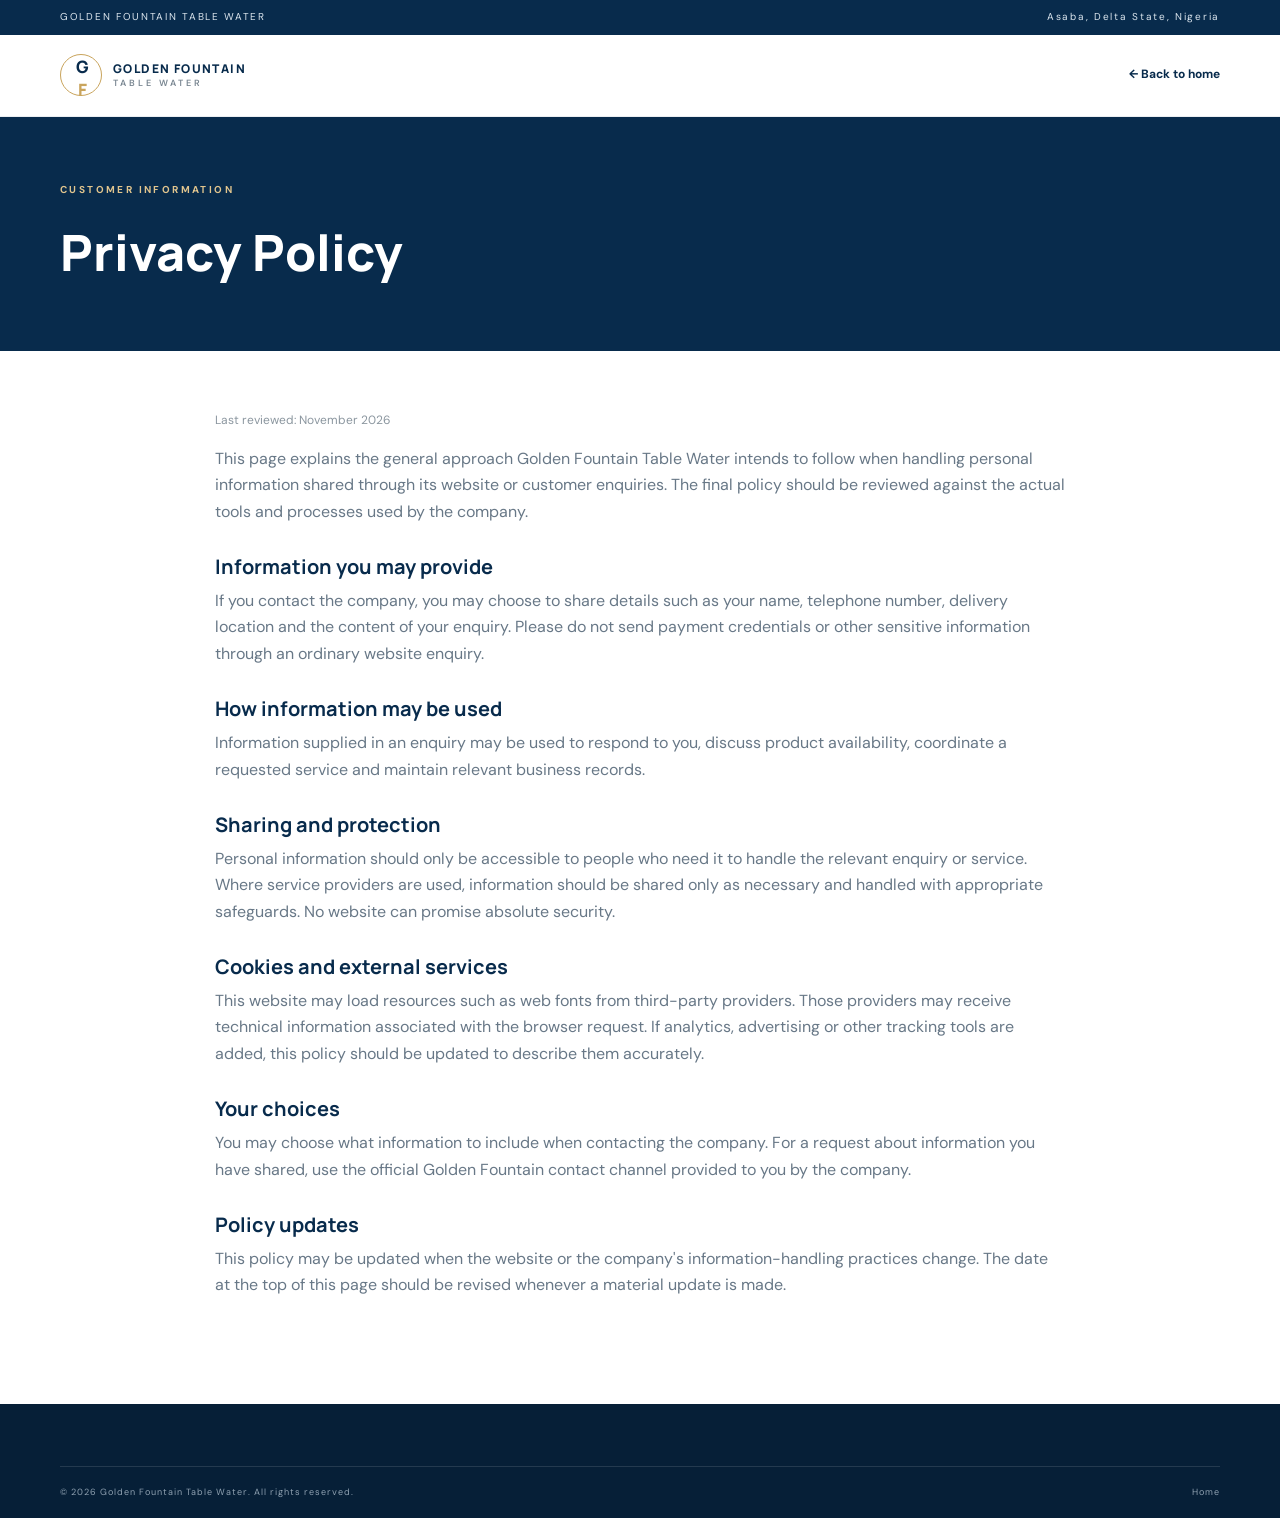
<file: private.html>
<!doctype html><html lang="en"><head><meta charset="utf-8"><meta name="viewport" content="width=device-width,initial-scale=1"><title>Privacy Policy | Golden Fountain</title><link href="https://fonts.googleapis.com/css2?family=DM+Sans:wght@400;500;600;700&family=Manrope:wght@600;700;800&display=swap" rel="stylesheet"><link rel="stylesheet" href="css/index.css"><style>.page-hero{background:var(--navy);color:white;padding:65px 0}.page-hero h1{font:800 clamp(34px,5vw,50px) Manrope}.policy{max-width:850px;padding:60px 0 90px}.policy h2{font:700 20px Manrope;color:var(--navy);margin:28px 0 8px}.policy p{color:var(--muted);margin-bottom:15px}.policy .updated{font-size:12px;color:#8b969f}</style></head><body><div class="topline"><div class="wrap topline-inner"><span>GOLDEN FOUNTAIN TABLE WATER</span><span>Asaba, Delta State, Nigeria</span></div></div><header class="site-header"><div class="wrap nav-wrap"><a class="brand" href="index.html"><span class="brand-mark">G<span>F</span></span><span class="brand-name">GOLDEN FOUNTAIN<small>TABLE WATER</small></span></a><a class="text-link" style="color:var(--navy)" href="index.html">← Back to home</a></div></header><main><section class="page-hero"><div class="wrap"><p class="eyebrow">CUSTOMER INFORMATION</p><h1>Privacy Policy</h1></div></section><article class="wrap policy"><p class="updated">Last reviewed: November 2026</p><p>This page explains the general approach Golden Fountain Table Water intends to follow when handling personal information shared through its website or customer enquiries. The final policy should be reviewed against the actual tools and processes used by the company.</p><h2>Information you may provide</h2><p>If you contact the company, you may choose to share details such as your name, telephone number, delivery location and the content of your enquiry. Please do not send payment credentials or other sensitive information through an ordinary website enquiry.</p><h2>How information may be used</h2><p>Information supplied in an enquiry may be used to respond to you, discuss product availability, coordinate a requested service and maintain relevant business records.</p><h2>Sharing and protection</h2><p>Personal information should only be accessible to people who need it to handle the relevant enquiry or service. Where service providers are used, information should be shared only as necessary and handled with appropriate safeguards. No website can promise absolute security.</p><h2>Cookies and external services</h2><p>This website may load resources such as web fonts from third-party providers. Those providers may receive technical information associated with the browser request. If analytics, advertising or other tracking tools are added, this policy should be updated to describe them accurately.</p><h2>Your choices</h2><p>You may choose what information to include when contacting the company. For a request about information you have shared, use the official Golden Fountain contact channel provided to you by the company.</p><h2>Policy updates</h2><p>This policy may be updated when the website or the company's information-handling practices change. The date at the top of this page should be revised whenever a material update is made.</p></article></main><footer class="site-footer"><div class="wrap footer-bottom"><span>© <span id="year"></span> Golden Fountain Table Water. All rights reserved.</span><a href="index.html">Home</a></div></footer><script>document.getElementById('year').textContent=new Date().getFullYear();</script></body></html>
</file>
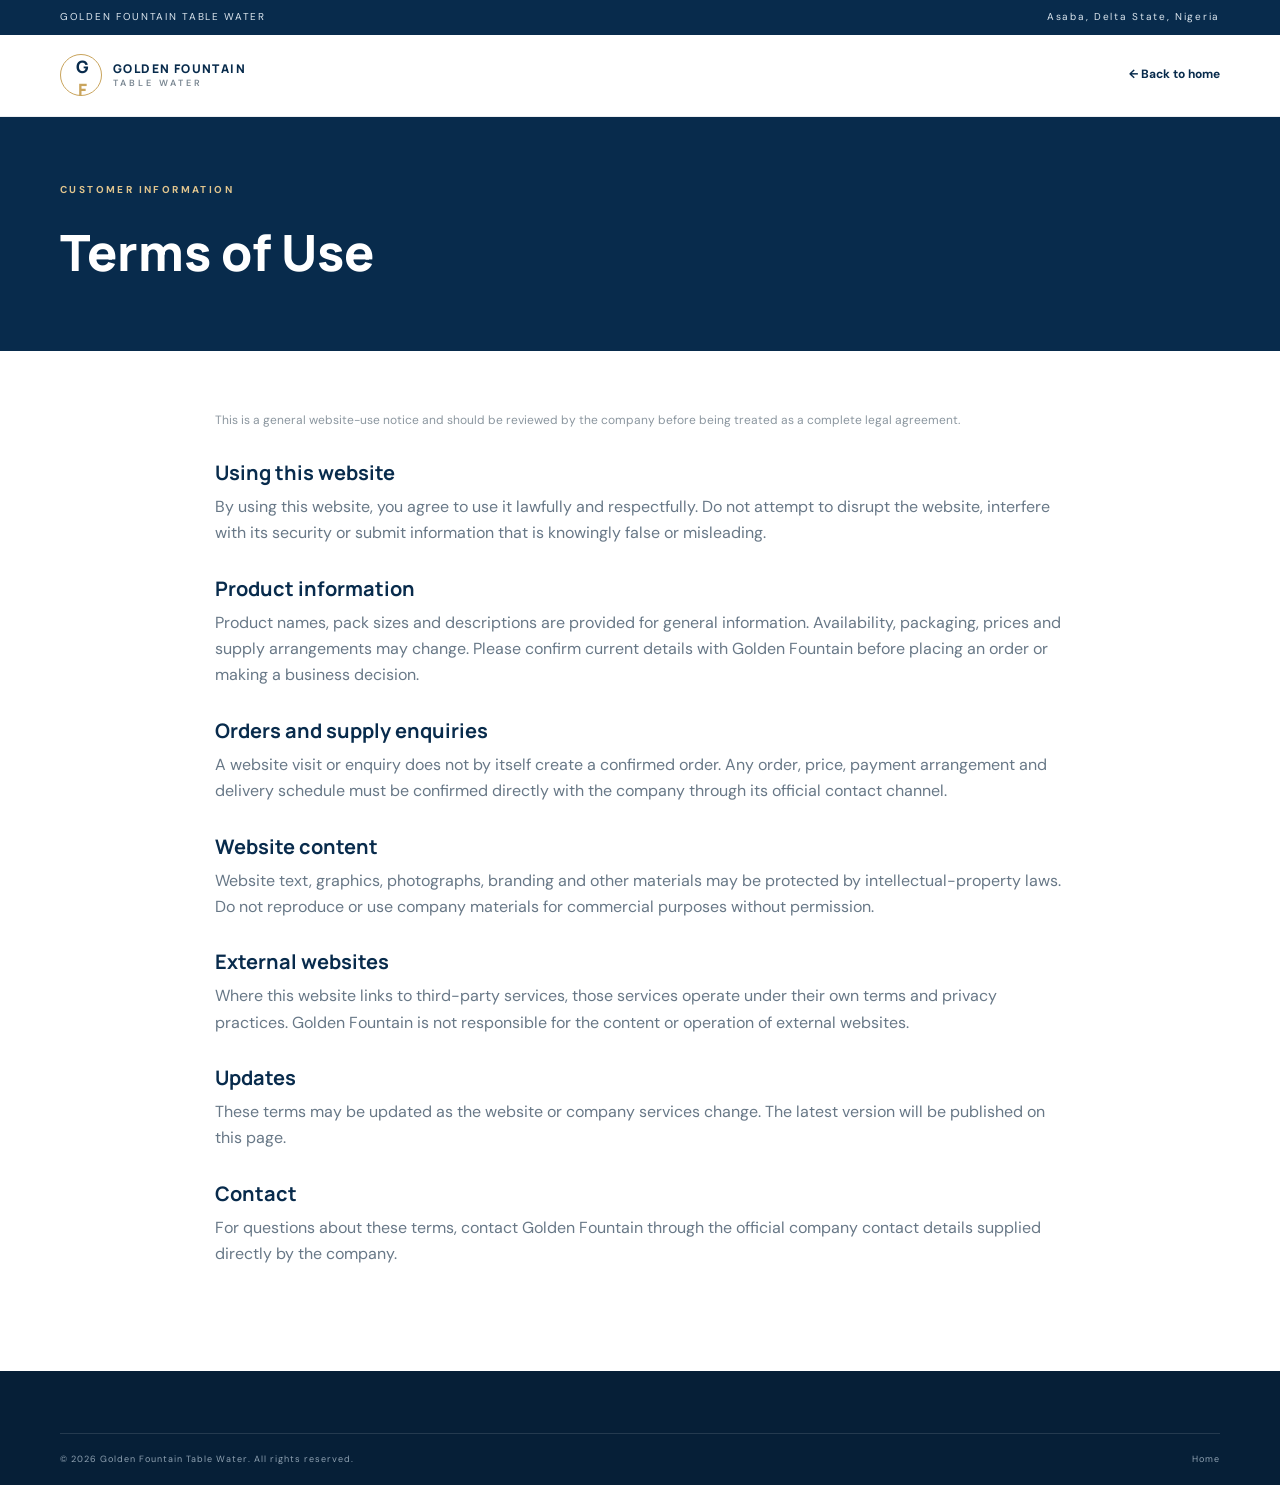
<file: term.html>
<!doctype html>
<html lang="en"><head><meta charset="utf-8"><meta name="viewport" content="width=device-width,initial-scale=1"><title>Terms of Use | Golden Fountain</title><link href="https://fonts.googleapis.com/css2?family=DM+Sans:wght@400;500;600;700&family=Manrope:wght@600;700;800&display=swap" rel="stylesheet"><link rel="stylesheet" href="css/index.css"><style>.page-hero{background:var(--navy);color:white;padding:65px 0}.page-hero h1{font:800 clamp(34px,5vw,50px) Manrope}.policy{max-width:850px;padding:60px 0 90px}.policy h2{font:700 20px Manrope;color:var(--navy);margin:28px 0 8px}.policy p,.policy li{color:var(--muted);margin-bottom:13px}.policy ul{padding-left:22px}.policy .note{font-size:12px;color:#8b969f}</style></head>
<body><div class="topline"><div class="wrap topline-inner"><span>GOLDEN FOUNTAIN TABLE WATER</span><span>Asaba, Delta State, Nigeria</span></div></div><header class="site-header"><div class="wrap nav-wrap"><a class="brand" href="index.html"><span class="brand-mark">G<span>F</span></span><span class="brand-name">GOLDEN FOUNTAIN<small>TABLE WATER</small></span></a><a class="text-link" style="color:var(--navy)" href="index.html">← Back to home</a></div></header>
<main><section class="page-hero"><div class="wrap"><p class="eyebrow">CUSTOMER INFORMATION</p><h1>Terms of Use</h1></div></section><article class="wrap policy"><p class="note">This is a general website-use notice and should be reviewed by the company before being treated as a complete legal agreement.</p><h2>Using this website</h2><p>By using this website, you agree to use it lawfully and respectfully. Do not attempt to disrupt the website, interfere with its security or submit information that is knowingly false or misleading.</p><h2>Product information</h2><p>Product names, pack sizes and descriptions are provided for general information. Availability, packaging, prices and supply arrangements may change. Please confirm current details with Golden Fountain before placing an order or making a business decision.</p><h2>Orders and supply enquiries</h2><p>A website visit or enquiry does not by itself create a confirmed order. Any order, price, payment arrangement and delivery schedule must be confirmed directly with the company through its official contact channel.</p><h2>Website content</h2><p>Website text, graphics, photographs, branding and other materials may be protected by intellectual-property laws. Do not reproduce or use company materials for commercial purposes without permission.</p><h2>External websites</h2><p>Where this website links to third-party services, those services operate under their own terms and privacy practices. Golden Fountain is not responsible for the content or operation of external websites.</p><h2>Updates</h2><p>These terms may be updated as the website or company services change. The latest version will be published on this page.</p><h2>Contact</h2><p>For questions about these terms, contact Golden Fountain through the official company contact details supplied directly by the company.</p></article></main>
<footer class="site-footer"><div class="wrap footer-bottom"><span>© <span id="year"></span> Golden Fountain Table Water. All rights reserved.</span><a href="index.html">Home</a></div></footer><script>document.getElementById('year').textContent=new Date().getFullYear();</script></body></html>
</file>
<file: css/index.css>
:root{--navy:#082b4c;--blue:#0e4d79;--gold:#c9a45c;--ink:#182b3b;--muted:#687887;--pale:#f4f7f9;--white:#fff;--line:#e4eaf0}
*{box-sizing:border-box;margin:0;padding:0}
html{scroll-behavior:smooth;scroll-padding-top:90px}
body{font-family:"DM Sans",Arial,sans-serif;color:var(--ink);background:#fff;line-height:1.65}
a{color:inherit;text-decoration:none}
img{display:block;max-width:100%}
.wrap{width:min(1160px,calc(100% - 48px));margin-inline:auto}
.topline{background:var(--navy);color:#dce6ee;font-size:10px;letter-spacing:1.7px}
.topline-inner{display:flex;justify-content:space-between;padding:9px 0}
.site-header{height:82px;background:#fff;position:sticky;top:0;z-index:20;border-bottom:1px solid rgba(8,43,76,.08)}
.nav-wrap{height:100%;display:flex;align-items:center;justify-content:space-between}
.brand{display:flex;align-items:center;gap:11px;color:var(--navy)}
.brand-mark{width:42px;height:42px;border:1.5px solid var(--gold);border-radius:50%;display:grid;place-items:center;font:800 17px Manrope,sans-serif;color:var(--navy);letter-spacing:-2px}
.brand-mark span{color:var(--gold)}
.brand-name{font:800 12px Manrope,sans-serif;letter-spacing:1.4px;line-height:1.35}
.brand-name small{display:block;font:600 9px "DM Sans",sans-serif;letter-spacing:3px;color:#7a8792}
.main-nav{display:flex;align-items:center;gap:32px;font-size:13px;font-weight:600;color:#536474}
.main-nav a{transition:color .2s}
.main-nav a:hover,.main-nav .active{color:var(--blue)}
.main-nav .nav-cta{padding:11px 18px;background:var(--navy);color:#fff;border-radius:2px}
.menu-toggle{display:none;background:none;border:0;color:var(--navy);font-size:25px}
.hero{position:relative;min-height:610px;background:var(--navy) url("../img/top1.png") center/cover no-repeat;color:#fff;display:flex;align-items:center;isolation:isolate}
.hero-shade{position:absolute;inset:0;background:linear-gradient(90deg,rgba(4,27,49,.94) 0%,rgba(4,27,49,.78) 48%,rgba(4,27,49,.16) 100%);z-index:-1}
.hero-content{padding-top:35px;padding-bottom:35px}
.eyebrow{font-size:10px;font-weight:700;letter-spacing:2.4px;color:#e1c58e;margin-bottom:20px}
.eyebrow span{display:inline-block;width:28px;height:1px;background:var(--gold);vertical-align:middle;margin-right:10px}
.hero h1,.intro h2,.section-heading h2,.standards-copy h2,.enquiry-inner h2{font:800 clamp(36px,5.4vw,64px)/1.12 Manrope,sans-serif;letter-spacing:-2px}
.hero h1 em{font-style:normal;color:#dfc38b}
.hero-copy{max-width:470px;color:#e0e7ed;font-size:16px;margin:24px 0 30px}
.hero-actions{display:flex;align-items:center;gap:28px;flex-wrap:wrap}
.button{display:inline-flex;align-items:center;gap:28px;padding:14px 19px;font-size:12px;font-weight:700;transition:transform .2s,background .2s}
.button:hover{transform:translateY(-2px)}
.button-gold{background:var(--gold);color:#102d45}
.text-link{font-size:12px;font-weight:700;color:#fff}
.text-link span,.under-link span{margin-left:8px}
.hero-note{display:flex;align-items:center;gap:12px;margin-top:80px;color:#d5dfe7;font-size:9px;letter-spacing:2px}
.note-line{width:38px;height:1px;background:var(--gold)}
.intro{display:grid;grid-template-columns:1fr 1fr;gap:80px;padding-top:105px;padding-bottom:105px;align-items:end}
.eyebrow.dark{color:var(--blue)}
.intro h2,.section-heading h2,.standards-copy h2,.enquiry-inner h2{font-size:clamp(32px,4vw,46px);color:var(--navy)}
.intro-copy p{max-width:500px;color:var(--muted);font-size:15px;margin-bottom:22px}
.under-link{font-size:12px;font-weight:700;color:var(--blue);border-bottom:1px solid var(--gold);padding-bottom:7px}
.products-section{background:var(--pale);padding:92px 0 100px}
.section-heading{display:flex;justify-content:space-between;align-items:end;gap:40px;margin-bottom:38px}
.section-heading .eyebrow{margin-bottom:12px}
.section-heading>p{max-width:330px;color:var(--muted);font-size:13px}
.product-grid{display:grid;grid-template-columns:repeat(4,1fr);gap:18px}
.product-card{background:#fff;border:1px solid var(--line);transition:transform .25s,box-shadow .25s}
.product-card:hover{transform:translateY(-5px);box-shadow:0 16px 36px rgba(8,43,76,.09)}
.product-image{height:245px;background:#fff;display:grid;place-items:center;padding:20px}
.product-image img{height:100%;width:100%;object-fit:contain}
.product-info{padding:20px 20px 23px;border-top:1px solid var(--line)}
.product-index{font-size:9px;letter-spacing:1.5px;color:#a58a57;font-weight:700}
.product-info h3{font:700 18px Manrope,sans-serif;color:var(--navy);margin:7px 0 3px}
.product-info p{font-size:12px;color:var(--muted)}
.standards-section{padding:105px 0}
.standards-grid{display:grid;grid-template-columns:1.02fr .98fr;gap:85px;align-items:center}
.standards-image{height:440px;overflow:hidden;background:#e9f0f4}
.standards-image img{width:100%;height:100%;object-fit:cover}
.standards-copy .eyebrow{color:#a58a57}
.standards-copy h2{margin-bottom:20px}
.standards-copy>p:not(.eyebrow){color:var(--muted);font-size:14px;max-width:490px}
.standards-copy ul{list-style:none;margin:24px 0 28px}
.standards-copy li{padding:12px 0;border-bottom:1px solid var(--line);font-size:13px;font-weight:600}
.standards-copy li span{color:#b08d4f;margin-right:15px;font-size:10px;letter-spacing:1px}
.button-outline{border:1px solid #b8c4ce;color:var(--navy)}
.enquiry-band{background:var(--navy);color:#fff;padding:66px 0}
.enquiry-inner{display:flex;align-items:center;justify-content:space-between;gap:50px}
.enquiry-inner .eyebrow{margin-bottom:12px}
.enquiry-inner h2{font-size:clamp(27px,3.3vw,39px);color:#fff}
.enquiry-inner>p{max-width:350px;color:#d5dfe7;font-size:13px}
.site-footer{background:#061f37;color:#d8e1e9;padding:62px 0 0}
.footer-main{display:grid;grid-template-columns:2fr 1fr 1fr 1fr;gap:55px;padding-bottom:55px}
.brand-light{color:#fff}
.brand-light .brand-mark{color:#fff}
.brand-light .brand-name small{color:#aebdca}
.footer-brand>p{font-size:12px;color:#aebdca;max-width:260px;margin-top:20px}
.footer-main h4{font:700 12px Manrope,sans-serif;color:#fff;margin-bottom:17px}
.footer-main>div:not(:first-child) a,.footer-main>div:not(:first-child) p{display:block;font-size:12px;color:#aebdca;margin:8px 0}
.footer-main a:hover{color:#e1c58e}
.footer-bottom{border-top:1px solid rgba(255,255,255,.12);padding:18px 0;display:flex;justify-content:space-between;gap:15px;color:#8fa1b1;font-size:9px;letter-spacing:1px}
@media(max-width:900px){.main-nav{gap:18px}.product-grid{grid-template-columns:repeat(2,1fr)}.standards-grid{gap:40px}.footer-main{gap:30px}}
@media(max-width:650px){.wrap{width:min(100% - 34px,1160px)}.topline-inner{font-size:8px;letter-spacing:1px}.site-header{height:70px}.menu-toggle{display:block}.main-nav{display:none;position:absolute;top:70px;left:0;right:0;background:#fff;padding:18px 24px 24px;box-shadow:0 12px 20px rgba(8,43,76,.1);flex-direction:column;align-items:stretch;gap:0}.main-nav.is-open{display:flex}.main-nav a{padding:12px 0}.main-nav .nav-cta{padding:12px 14px;margin-top:7px;text-align:center}.hero{min-height:570px;background-position:60% center}.hero-shade{background:linear-gradient(90deg,rgba(4,27,49,.94),rgba(4,27,49,.62))}.hero h1{font-size:43px;letter-spacing:-1.5px}.hero-copy{font-size:14px}.hero-note{margin-top:58px}.intro{grid-template-columns:1fr;gap:22px;padding-top:70px;padding-bottom:70px}.section-heading{display:block}.section-heading>p{margin-top:14px}.products-section{padding:70px 0}.product-grid{gap:12px}.product-image{height:180px;padding:12px}.product-info{padding:15px}.product-info h3{font-size:15px}.product-info p{font-size:11px}.standards-section{padding:70px 0}.standards-grid{grid-template-columns:1fr;gap:30px}.standards-image{height:270px}.enquiry-inner{display:block}.enquiry-inner>p{margin-top:20px}.footer-main{grid-template-columns:1fr 1fr;gap:32px 20px}.footer-brand{grid-column:1/-1}.footer-bottom{display:block;line-height:2}.footer-bottom span{display:block}}
@media(max-width:380px){.product-grid{grid-template-columns:1fr}.product-image{height:230px}.hero h1{font-size:37px}}
</file>
